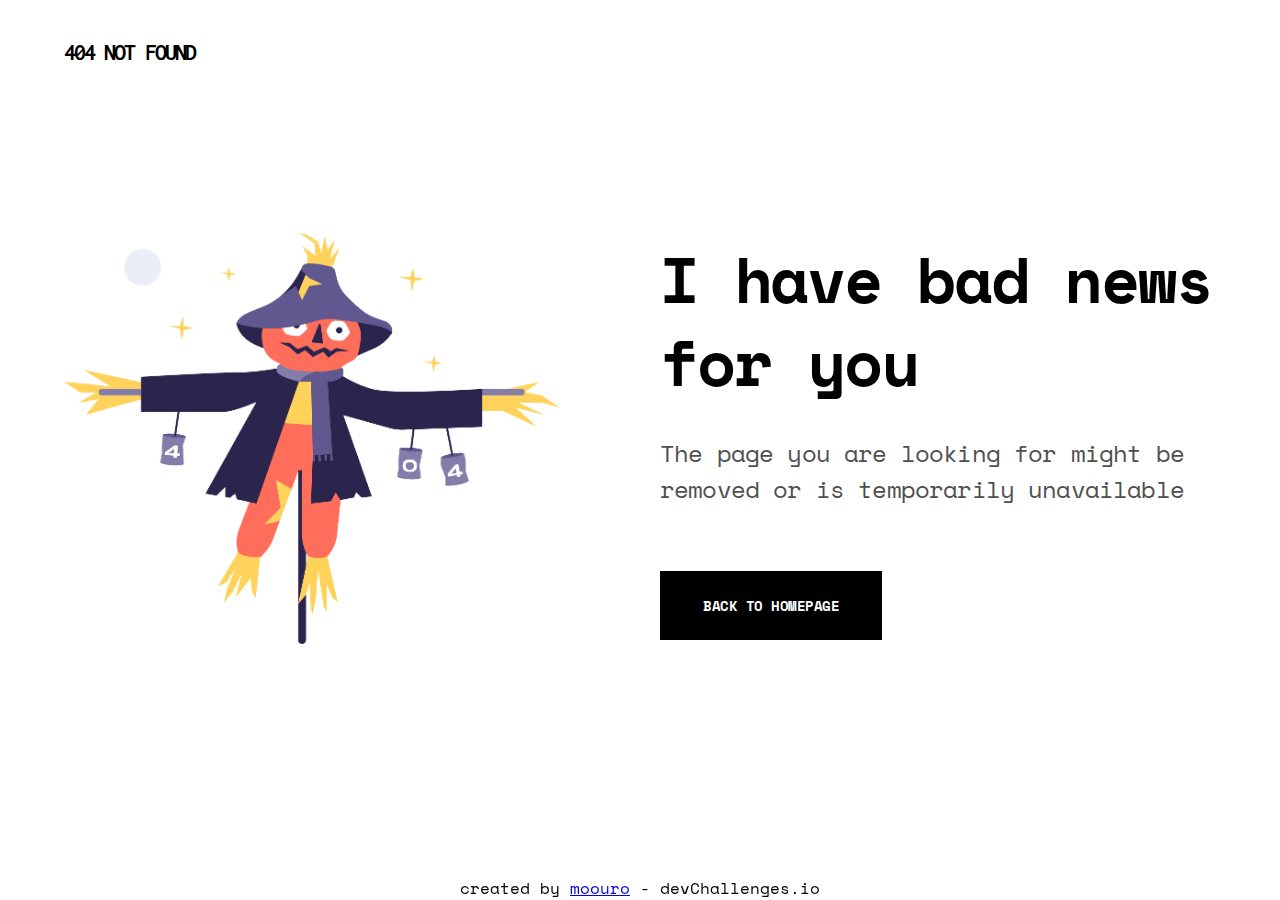
<file: projects/404-page/index.html>
<!DOCTYPE html>
<html lang="en">
  <head>
    <!-- OTHER META TAGS -->
    <meta charset="UTF-8" />
    <meta name="viewport" content="width=device-width, initial-scale=1.0" />

    <!-- WEBSITE TITLE -->
    <title>404 not found page</title>

    <!-- WEBSITE DESCRIPTION -->
    <meta
      name="DevChallenge Web Development"
      content="Challenge: Create a 404 not found page"
    />

    <!-- FAVICON -->
    <link
      rel="shortcut icon"
      type="image/ico"
      href="./img/devchallenge-win.ico"
    />

    <!-- GOOGLE FONTS -->
    <link rel="preconnect" href="https://fonts.googleapis.com" />
    <link rel="preconnect" href="https://fonts.gstatic.com" crossorigin />
    <link
      href="https://fonts.googleapis.com/css2?family=Inconsolata:wght@700&family=Montserrat:wght@500;700&family=Space+Mono:ital,wght@0,700;1,400&display=swap"
      rel="stylesheet"
    />

    <!-- CSS STYLE LINK -->
    <link rel="stylesheet" href="./styles/main.css" />
  </head>
  <body>
    <header class="container">404 not found</header>
    <main>
      <div class="container">
        <div class="page__container">
          <img
            src="./img/scarecrow.png"
            alt="image of scarecrow with 404 The page you are looking for might be removed or is temporarily
            unavailable."
            class="not__found-img"
          />

          <div class="content__page">
            <h1 class="title">I have bad news for you</h1>
            <p class="information">
              The page you are looking for might be removed or is temporarily
              unavailable
            </p>

            <button class="btn">Back to homepage</button>
          </div>
        </div>
      </div>
    </main>

    <footer>
      created by <a href="https://github.com/moouro">moouro</a> -
      devChallenges.io
    </footer>
  </body>
</html>
</file>
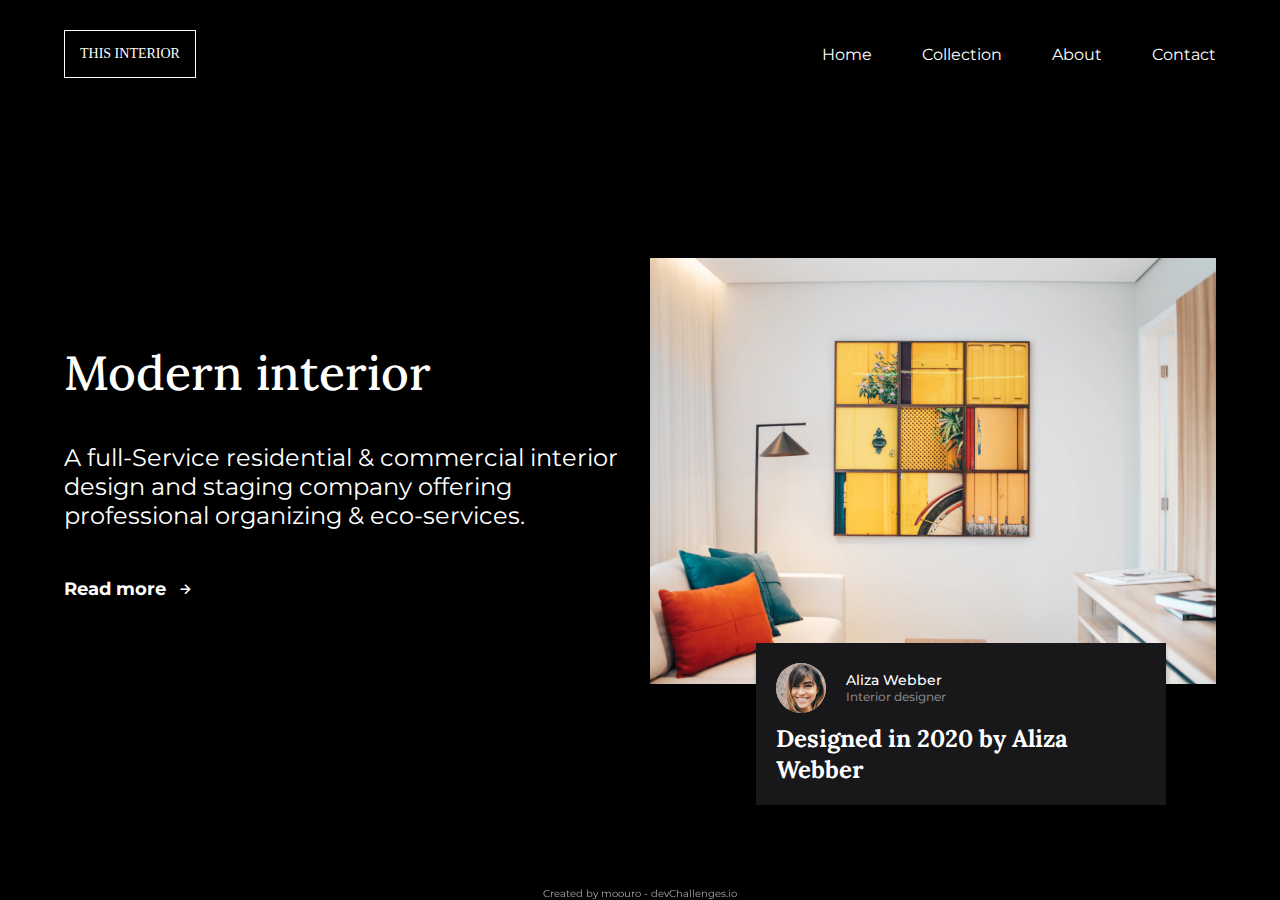
<file: projects/interior-consultant/index.html>
<!DOCTYPE html>
<html lang="en">
  <head>
    <!-- OTHER META TAGS -->
    <meta charset="UTF-8" />
    <meta name="viewport" content="width=device-width, initial-scale=1.0" />

    <!-- WEBSITE TITLE -->
    <title>Interior consultant</title>

    <!-- WEBSITE DESCRIPTION -->
    <meta name="description" content="This is my cool website!" />

    <!-- FAVICON -->
    <link rel="shortcut icon" type="image/png" href="./img/devchallenges.png" />

    <!-- GOOGLE FONTS -->
    <link rel="preconnect" href="https://fonts.googleapis.com" />
    <link rel="preconnect" href="https://fonts.gstatic.com" crossorigin />
    <link
      href="https://fonts.googleapis.com/css2?family=Crimson+Pro:wght@200&family=Lora:wght@500;700&family=Montserrat:wght@400;500;700&display=swap"
      rel="stylesheet"
    />

    <!-- Boxicons CSS -->
    <link
      href="https://unpkg.com/boxicons@2.1.2/css/boxicons.min.css"
      rel="stylesheet"
    />

    <!-- CSS STYLE LINK -->
    <link rel="stylesheet" href="./css/main.css" />
  </head>
  <body>
    <!-- WEBSITE CONTENT GOES HERE -->
    <header class="header container">
      <nav class="navbar">
        <a href="/" class="nav-logo">This Interior</a>
        <ul class="nav-menu">
          <li class="nav-item">
            <a href="#" class="nav-link">Home</a>
          </li>
          <li class="nav-item">
            <a href="#" class="nav-link">Collection</a>
          </li>
          <li class="nav-item">
            <a href="#" class="nav-link">About</a>
          </li>
          <li class="nav-item">
            <a href="#" class="nav-link">Contact</a>
          </li>
        </ul>
        <div class="hamburger">
          <span class="bar"></span>
          <span class="bar"></span>
          <span class="bar"></span>
        </div>
      </nav>
    </header>

    <main>
      <section class="container">
        <div class="interior-content">
          <div class="interior-text">
            <h1>Modern interior</h1>
            <p>
              A full-Service residential & commercial interior design and
              staging company offering professional organizing & eco-services.
            </p>
            <div class="btn">
              <a href="#">Read more </a>
              <i class="bx bx-right-arrow-alt btn-icon"></i>
            </div>
          </div>

          <div class="interior-img">
            <img src="./img/photo1.png" alt="interior" />
            <div class="card-profile">
              <div class="card-details">
                <div class="card-image">
                  <img src="./img/photo2.png" alt="Imagem profile card" />
                </div>
                <div class="card-info">
                  <h2>Aliza Webber</h2>
                  <p>Interior designer</p>
                </div>
              </div>
              <h3>Designed in 2020 by Aliza Webber</h3>
            </div>
          </div>
        </div>
      </section>
    </main>

    <footer>
      <div class="credit">
        Created by
        <span>moouro</span> - devChallenges.io
      </div>
    </footer>

    <script src="js/app.js"></script>
  </body>
</html>
</file>
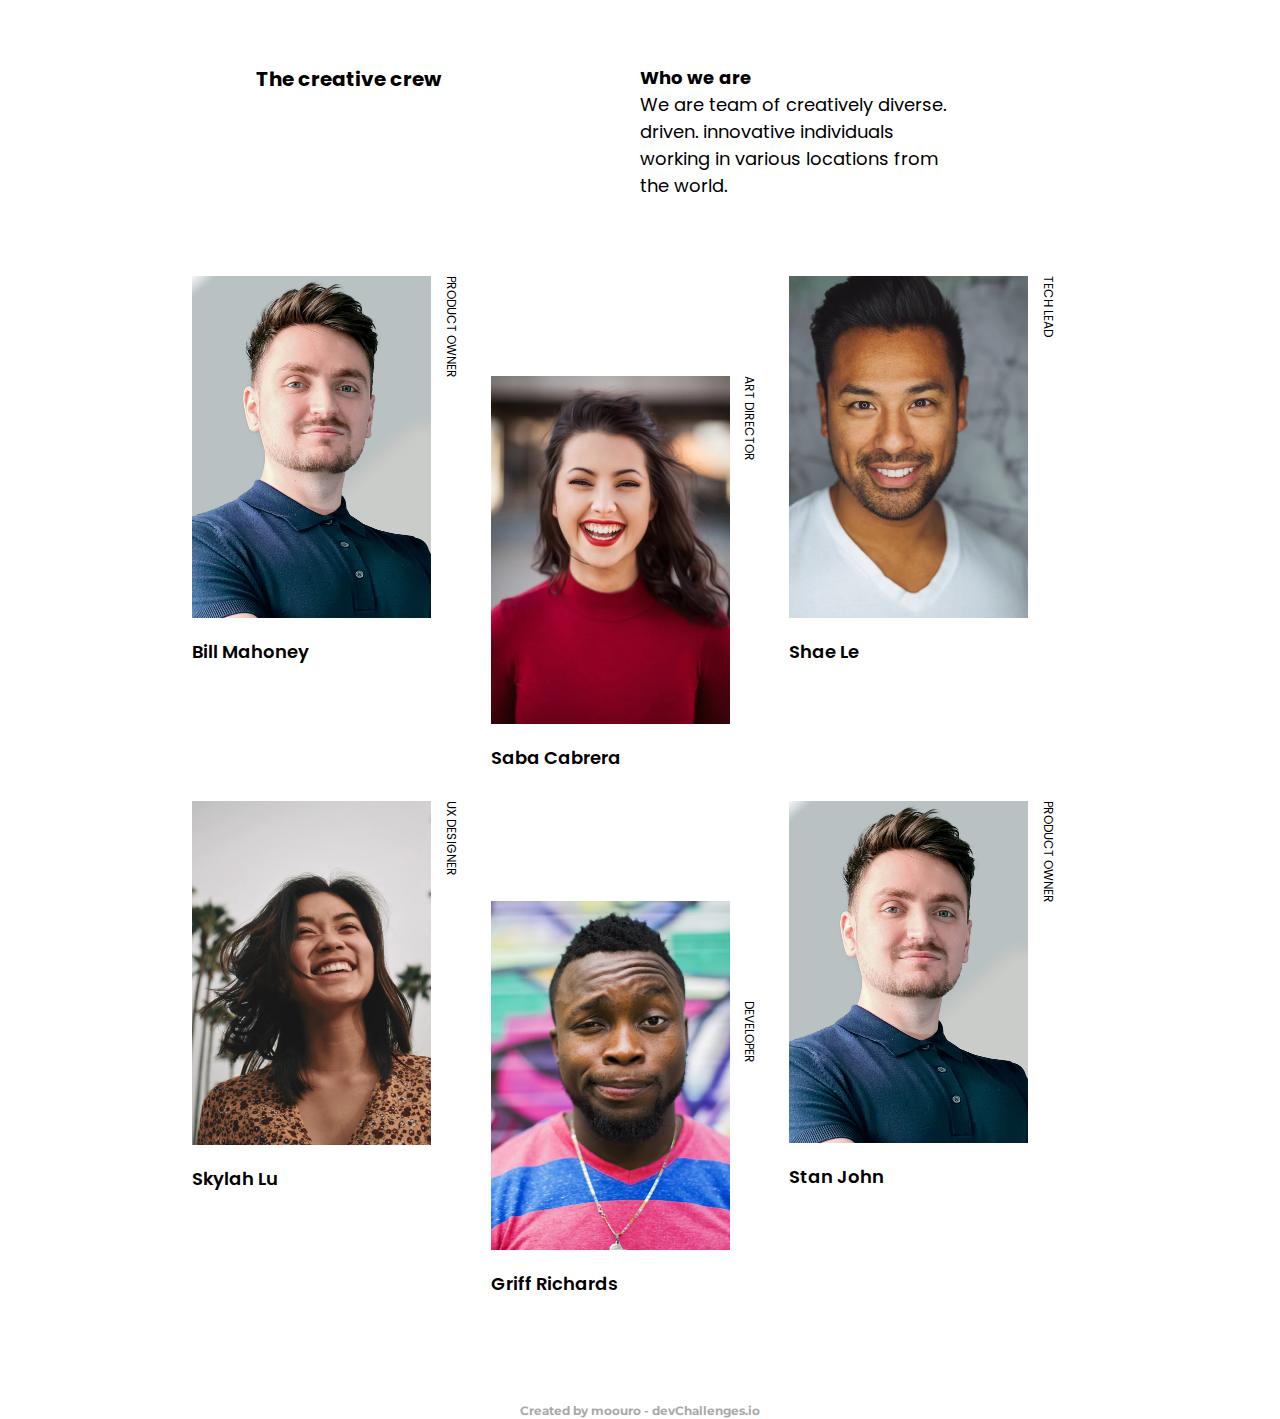
<file: projects/my-team-page/index.html>
<!DOCTYPE html>
<html lang="en">
  <head>
    <!-- OTHER META TAGS -->
    <meta charset="UTF-8" />
    <meta name="viewport" content="width=device-width, initial-scale=1.0" />

    <!-- WEBSITE TITLE -->
    <title>My team page</title>

    <!-- WEBSITE DESCRIPTION -->
    <meta name="description" content="This is my cool website!" />

    <!-- FAVICON -->
    <link rel="shortcut icon" type="image/png" href="./img/devchallenges.png" />

    <!-- GOOGLE FONTS -->
    <link rel="preconnect" href="https://fonts.googleapis.com" />
    <link rel="preconnect" href="https://fonts.gstatic.com" crossorigin />
    <link
      href="https://fonts.googleapis.com/css2?family=Montserrat:wght@700&family=PT+Sans:wght@700&family=Poppins:wght@400;600&display=swap"
      rel="stylesheet"
    />

    <!-- CSS STYLE LINK -->
    <link rel="stylesheet" href="./styles/main.css" />
  </head>
  <body>
    <!-- WEBSITE CONTENT GOES HERE -->

    <div class="container">
      <header>
        <h1>The creative crew</h1>

        <div class="nav__info">
          <h2>Who we are</h2>
          <p>
            We are team of creatively diverse. driven. innovative individuals
            working in various locations from the world.
          </p>
        </div>
      </header>

      <main>
        <div class="card__item">
          <p class="card__office-name">Product owner</p>
          <img src="./img/photo1.png" alt="Product owner Profile" />
          <p class="name">Bill Mahoney</p>
        </div>

        <div class="card__item mid right">
          <p class="card__office-name">Art director</p>
          <img src="./img/photo2.png" alt="Art director Profile" />
          <p class="name">Saba Cabrera</p>
        </div>

        <div class="card__item">
          <p class="card__office-name">Tech Lead</p>
          <img src="./img/photo3.png" alt="Tech Lead Profile" />
          <p class="name">Shae Le</p>
        </div>

        <div class="card__item right">
          <p class="card__office-name">UX Designer</p>
          <img src="./img/photo4.png" alt="UX Designer Profile" />
          <p class="name">Skylah Lu</p>
        </div>

        <div class="card__item mid">
          <p class="card__office-name mid">Developer</p>
          <img src="./img/photo5.png" alt="Developer Profile" />
          <p class="name">Griff Richards</p>
        </div>

        <div class="card__item right">
          <p class="card__office-name">Product owner</p>
          <img src="./img/photo1.png" alt="DEveloper Profile" />
          <p class="name">Stan John</p>
        </div>
      </main>
    </div>
    <footer>
      <div class="credit">
        Created by
        <span>moouro</span> - devChallenges.io
      </div>
    </footer>
  </body>
</html>
</file>
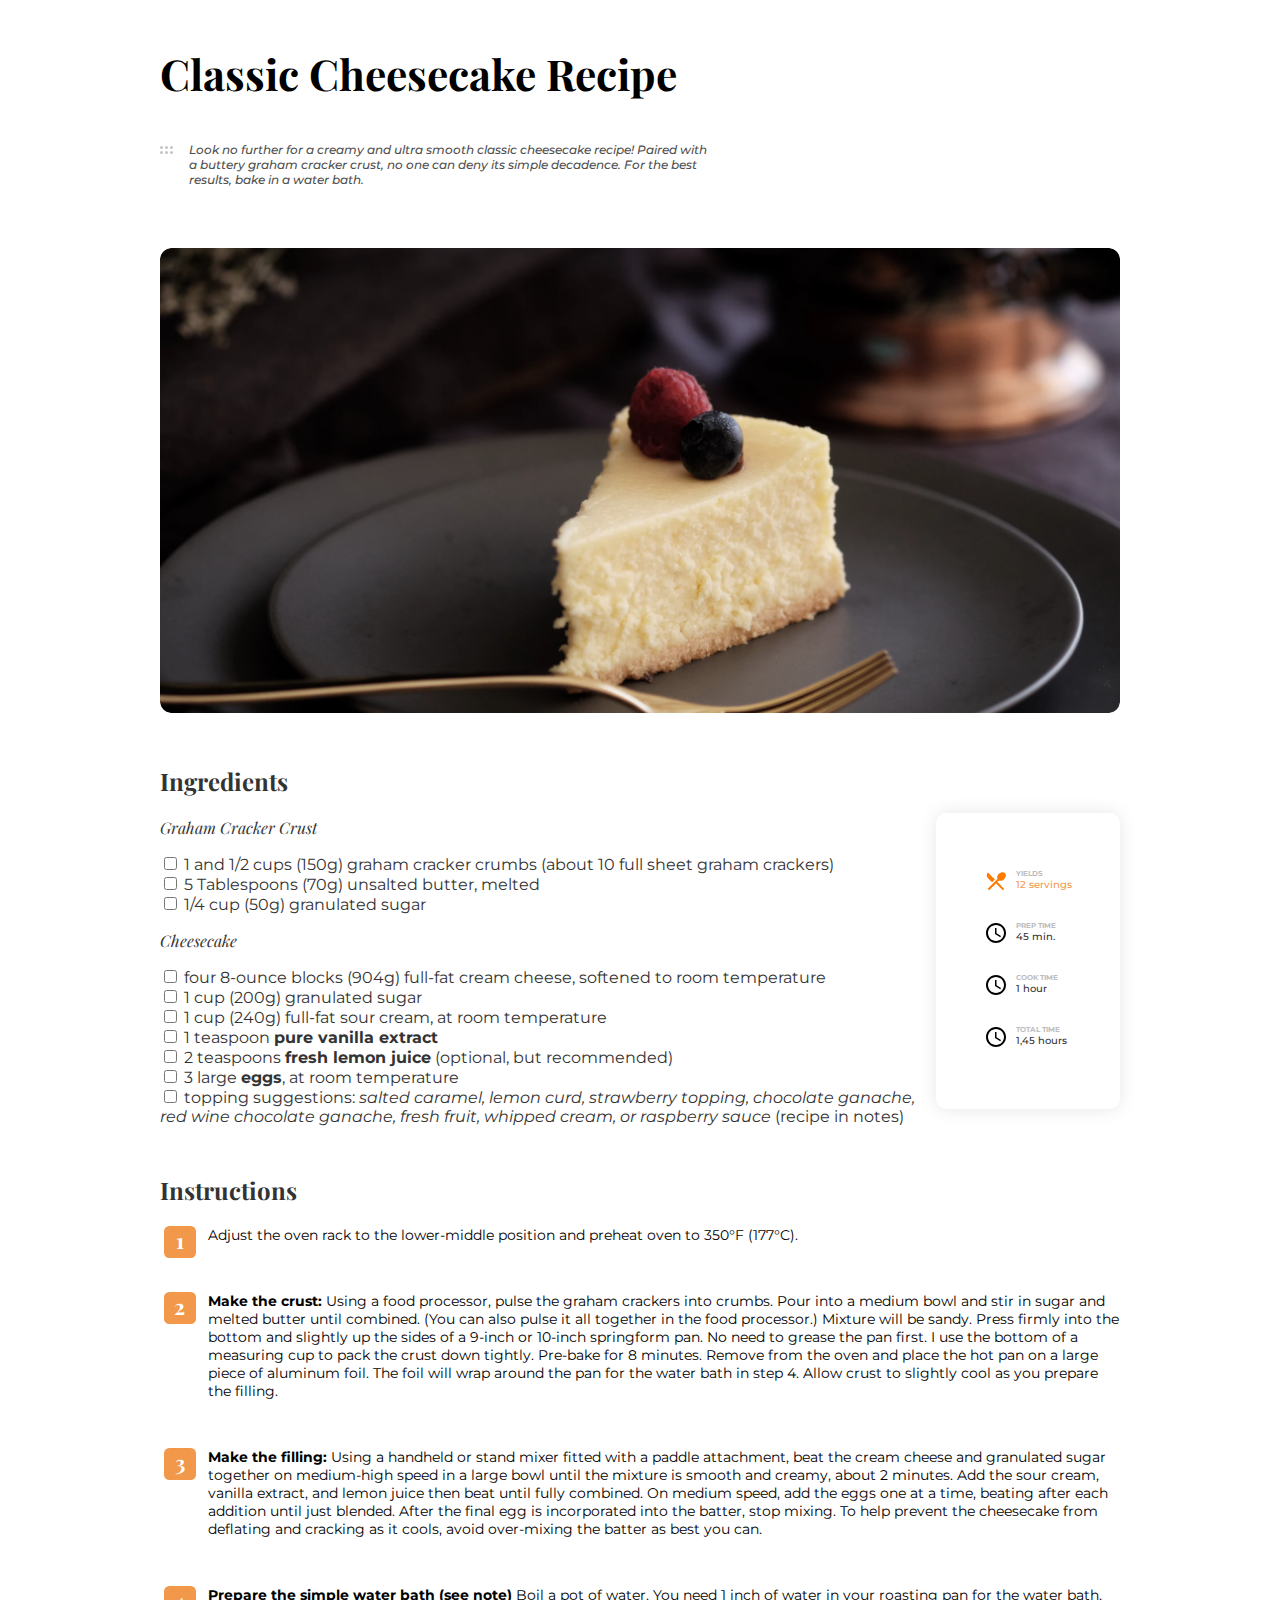
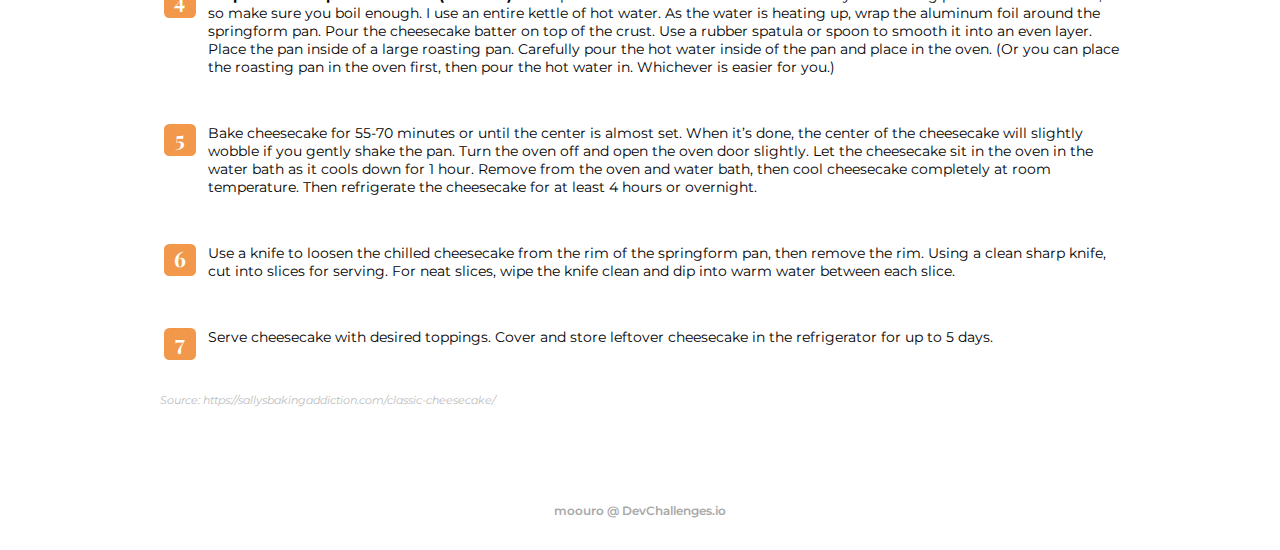
<file: projects/recipe-page/index.html>
<!DOCTYPE html>
<html lang="en">
  <head>
    <meta charset="UTF-8" />
    <meta name="viewport" content="width=device-width, initial-scale=1.0" />
    <title>Recipe page</title>
    <link rel="preconnect" href="https://fonts.gstatic.com" />
    <link
      href="https://fonts.googleapis.com/css2?family=Montserrat:ital,wght@0,400;0,600;0,700;1,400;1,500&family=Playfair+Display:ital,wght@0,700;1,400&display=swap"
      rel="stylesheet"
    />
    <link
      rel="shortcut icon"
      href="./assets/img/devchallenges.png"
      type="image/png"
    />
    <link rel="stylesheet" href="./assets/style.css" />
  </head>
  <body>
    <div class="wrapper">
      <header class="header">
        <h1 class="header__title">Classic Cheesecake Recipe</h1>
        <div class="header__description">
          <img
            src="./assets/img/6dots.svg"
            alt=""
            class="header__description--icon"
          />
          <p class="header__description--text">
            Look no further for a creamy and ultra smooth classic cheesecake
            recipe! Paired with a buttery graham cracker crust, no one can deny
            its simple decadence. For the best results, bake in a water bath.
          </p>
        </div>
      </header>
      <section class="hero">
        <img src="./assets/img/photo1.png" alt="Cheesecake" srcset="" />
      </section>
      <section class="time">
        <div class="servings">
          <div class="servings__icon">
            <img src="./assets/img/utensiles.svg" alt="" srcset="" />
          </div>
          <div class="servings__text">
            <span class="servings__title">Yields</span>
            <span class="servings__count">12 servings</span>
          </div>
        </div>
        <div class="preparation">
          <div class="preparation__card">
            <div class="preparation__card_icon">
              <img src="./assets/img/clock.svg" alt="" srcset="" />
            </div>
            <div class="preparation__card_text">
              <span class="preparation__card_text--label">Prep Time</span>
              <span class="preparation__card_text--time">45 min.</span>
            </div>
          </div>

          <div class="preparation__card">
            <div class="preparation__card_icon">
              <img src="./assets/img/clock.svg" alt="" srcset="" />
            </div>
            <div class="preparation__card_text">
              <span class="preparation__card_text--label">Cook Time</span>
              <span class="preparation__card_text--time">1 hour</span>
            </div>
          </div>

          <div class="preparation__card">
            <div class="preparation__card_icon">
              <img src="./assets/img/clock.svg" alt="" srcset="" />
            </div>
            <div class="preparation__card_text">
              <span class="preparation__card_text--label">Total Time</span>
              <span class="preparation__card_text--time">1,45 hours</span>
            </div>
          </div>
        </div>
      </section>
      <section class="ingredients">
        <h2 class="ingredients__title">Ingredients</h2>
        <div class="item">
          <h3 class="item__title">Graham Cracker Crust</h3>
          <!-- Ingredient 1 -->
          <div class="item__ingredients">
            <input
              type="checkbox"
              name="item1-1"
              id="item1-1"
              class="item__checkbox"
            />
            <label for="item1-1"
              >1 and 1/2 cups (150g) graham cracker crumbs (about 10 full sheet
              graham crackers)</label
            >
          </div>
          <!-- Ingredient 2 -->
          <div class="item__ingredients">
            <input type="checkbox" name="item1-2" id="item1-2" />
            <label for="item1-2"
              >5 Tablespoons (70g) unsalted butter, melted</label
            >
          </div>
          <!-- Ingredient 3 -->
          <div class="item__ingredients">
            <input type="checkbox" name="item1-3" id="item1-3" />
            <label for="item1-3">1/4 cup (50g) granulated sugar</label>
          </div>
        </div>
        <div class="item">
          <h3 class="item__title">Cheesecake</h3>
          <!-- Ingredient 1 -->
          <div class="item__ingredients">
            <input type="checkbox" name="item2-1" id="item2-1" />
            <label for="item2-1"
              >four 8-ounce blocks (904g) full-fat cream cheese, softened to
              room temperature</label
            >
          </div>
          <!-- Ingredient 2 -->
          <div class="item__ingredients">
            <input type="checkbox" name="item1-2" id="item1-2" />
            <label for="item1-2">1 cup (200g) granulated sugar</label>
          </div>
          <!-- Ingredient 3 -->
          <div class="item__ingredients">
            <input type="checkbox" name="item1-3" id="item1-3" />
            <label for="item1-3"
              >1 cup (240g) full-fat sour cream, at room temperature</label
            >
          </div>
          <!-- Ingredient 3 -->
          <div class="item__ingredients">
            <input type="checkbox" name="item1-3" id="item1-3" />
            <label for="item1-3"
              >1 teaspoon <strong>pure vanilla extract</strong></label
            >
          </div>
          <!-- Ingredient 3 -->
          <div class="item__ingredients">
            <input type="checkbox" name="item1-3" id="item1-3" />
            <label for="item1-3"
              >2 teaspoons <strong>fresh lemon juice</strong> (optional, but
              recommended)</label
            >
          </div>
          <!-- Ingredient 3 -->
          <div class="item__ingredients">
            <input type="checkbox" name="item1-3" id="item1-3" />
            <label for="item1-3"
              >3 large <strong>eggs</strong>, at room temperature</label
            >
          </div>
          <!-- Ingredient 3 -->
          <div class="item__ingredients">
            <input type="checkbox" name="item1-3" id="item1-3" />
            <label for="item1-3"
              >topping suggestions:
              <em
                >salted caramel, lemon curd, strawberry topping, chocolate
                ganache, red wine chocolate ganache, fresh fruit, whipped cream,
                or raspberry sauce</em
              >
              (recipe in notes)
            </label>
          </div>
        </div>
      </section>
      <section class="instructions">
        <h2 class="instructions__title">Instructions</h2>
        <ol class="instructions__list">
          <li class="instructions__element">
            Adjust the oven rack to the lower-middle position and preheat oven
            to 350°F (177°C).
          </li>
          <li class="instructions__element">
            <strong>Make the crust:</strong> Using a food processor, pulse the
            graham crackers into crumbs. Pour into a medium bowl and stir in
            sugar and melted butter until combined. (You can also pulse it all
            together in the food processor.) Mixture will be sandy. Press firmly
            into the bottom and slightly up the sides of a 9-inch or 10-inch
            springform pan. No need to grease the pan first. I use the bottom of
            a measuring cup to pack the crust down tightly. Pre-bake for 8
            minutes. Remove from the oven and place the hot pan on a large piece
            of aluminum foil. The foil will wrap around the pan for the water
            bath in step 4. Allow crust to slightly cool as you prepare the
            filling.
          </li>
          <li class="instructions__element">
            <strong>Make the filling:</strong> Using a handheld or stand mixer
            fitted with a paddle attachment, beat the cream cheese and
            granulated sugar together on medium-high speed in a large bowl until
            the mixture is smooth and creamy, about 2 minutes. Add the sour
            cream, vanilla extract, and lemon juice then beat until fully
            combined. On medium speed, add the eggs one at a time, beating after
            each addition until just blended. After the final egg is
            incorporated into the batter, stop mixing. To help prevent the
            cheesecake from deflating and cracking as it cools, avoid
            over-mixing the batter as best you can.
          </li>
          <li class="instructions__element">
            <strong>Prepare the simple water bath (see note)</strong> Boil a pot
            of water. You need 1 inch of water in your roasting pan for the
            water bath, so make sure you boil enough. I use an entire kettle of
            hot water. As the water is heating up, wrap the aluminum foil around
            the springform pan. Pour the cheesecake batter on top of the crust.
            Use a rubber spatula or spoon to smooth it into an even layer. Place
            the pan inside of a large roasting pan. Carefully pour the hot water
            inside of the pan and place in the oven. (Or you can place the
            roasting pan in the oven first, then pour the hot water in.
            Whichever is easier for you.)
          </li>
          <li class="instructions__element">
            Bake cheesecake for 55-70 minutes or until the center is almost set.
            When it’s done, the center of the cheesecake will slightly wobble if
            you gently shake the pan. Turn the oven off and open the oven door
            slightly. Let the cheesecake sit in the oven in the water bath as it
            cools down for 1 hour. Remove from the oven and water bath, then
            cool cheesecake completely at room temperature. Then refrigerate the
            cheesecake for at least 4 hours or overnight.
          </li>
          <li class="instructions__element">
            Use a knife to loosen the chilled cheesecake from the rim of the
            springform pan, then remove the rim. Using a clean sharp knife, cut
            into slices for serving. For neat slices, wipe the knife clean and
            dip into warm water between each slice.
          </li>
          <li class="instructions__element">
            Serve cheesecake with desired toppings. Cover and store leftover
            cheesecake in the refrigerator for up to 5 days.
          </li>
        </ol>
      </section>
      <section class="source">
        Source: https://sallysbakingaddiction.com/classic-cheesecake/
      </section>
    </div>
    <footer class="footer">moouro @ DevChallenges.io</footer>
  </body>
</html>
</file>
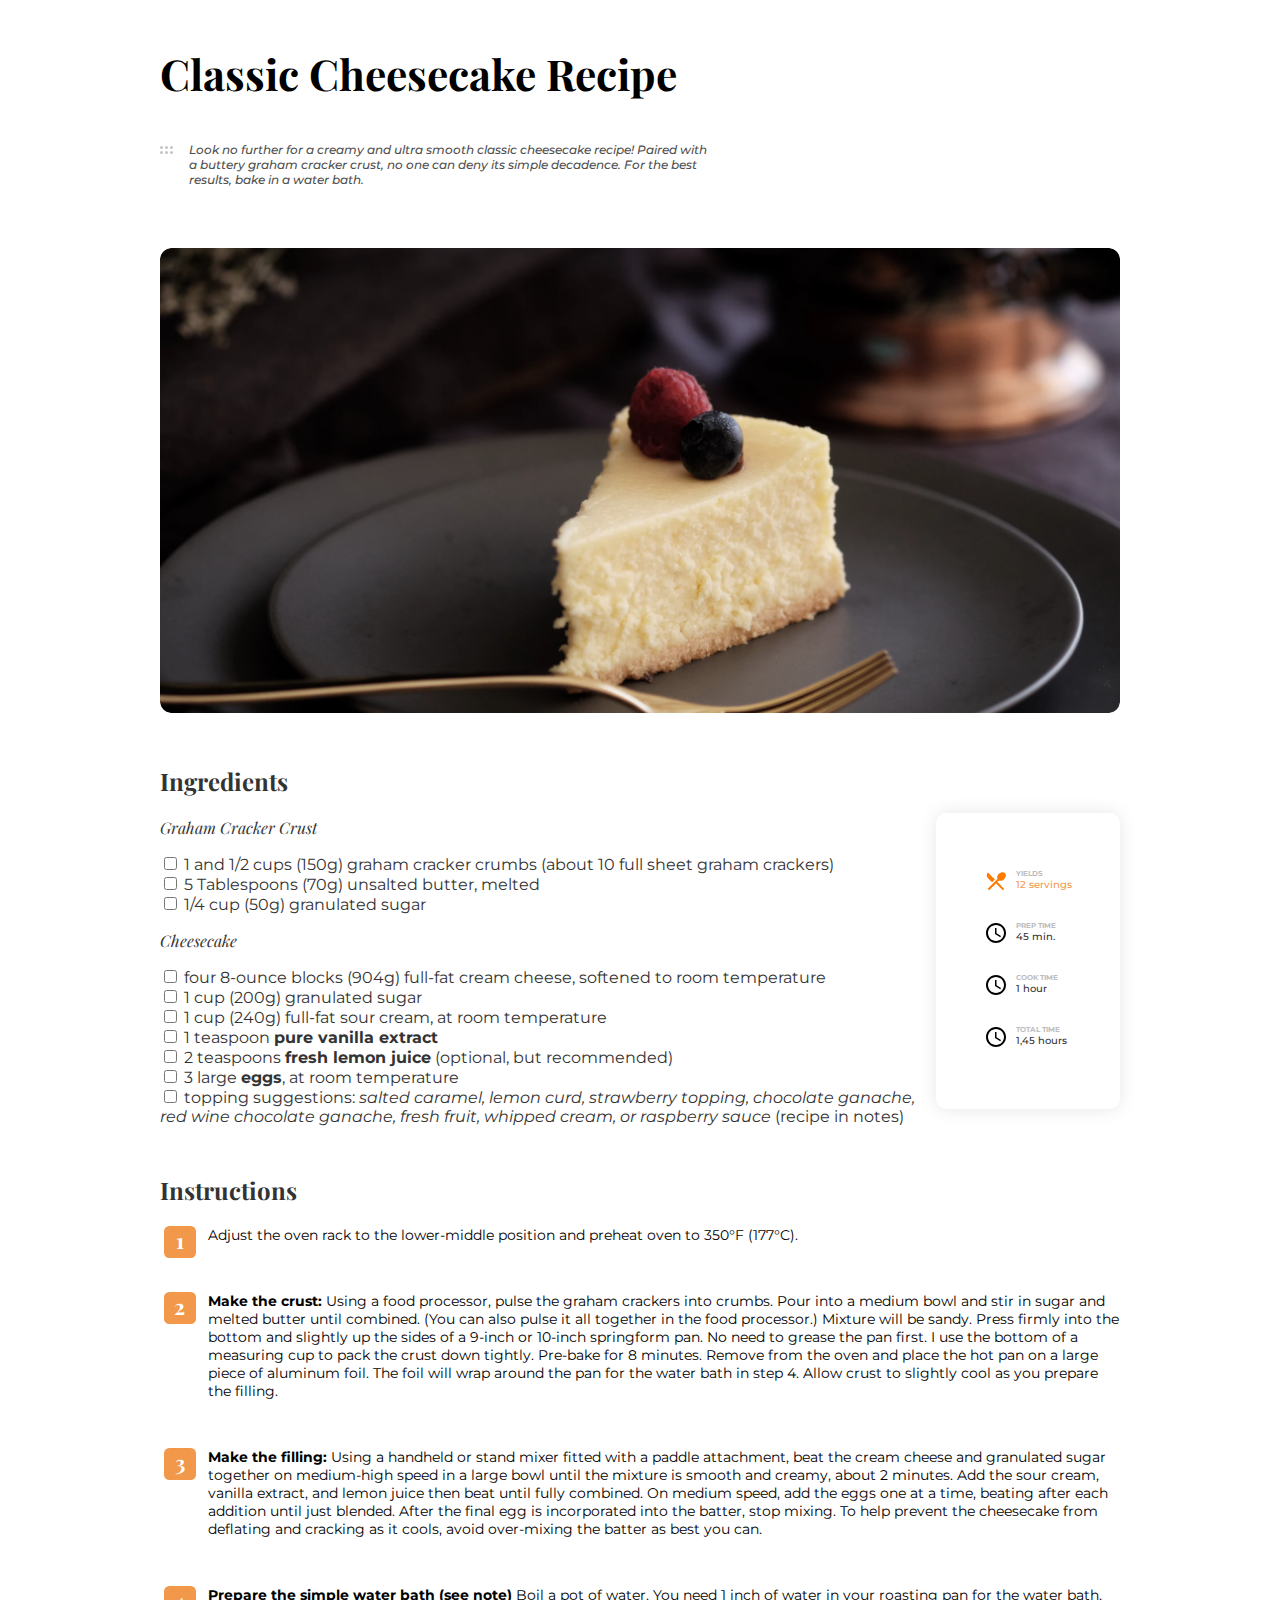
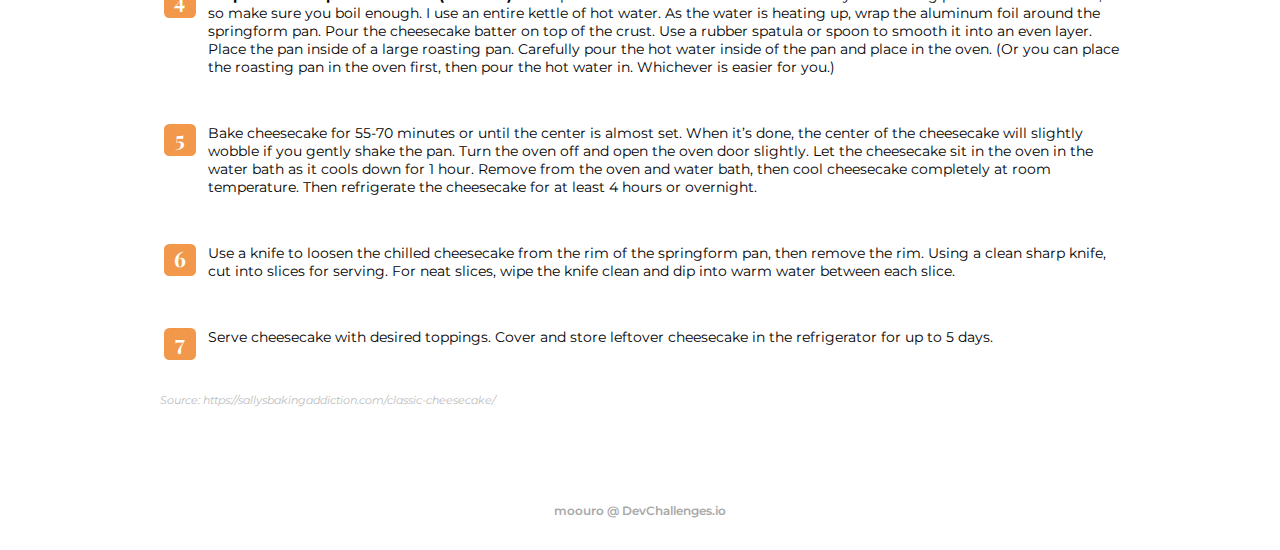
<file: projects/recipe-page/assets/index.html>
<!DOCTYPE html>
<html lang="en">
  <head>
    <meta charset="UTF-8" />
    <meta name="viewport" content="width=device-width, initial-scale=1.0" />
    <title>Recipe page</title>
    <link rel="preconnect" href="https://fonts.gstatic.com" />
    <link
      href="https://fonts.googleapis.com/css2?family=Montserrat:ital,wght@0,400;0,600;0,700;1,400;1,500&family=Playfair+Display:ital,wght@0,700;1,400&display=swap"
      rel="stylesheet"
    />
    <link rel="stylesheet" href="./assets/style.css" />
  </head>
  <body>
    <div class="wrapper">
      <header class="header">
        <h1 class="header__title">Classic Cheesecake Recipe</h1>
        <div class="header__description">
          <img
            src="./assets/img/6dots.svg"
            alt=""
            class="header__description--icon"
          />
          <p class="header__description--text">
            Look no further for a creamy and ultra smooth classic cheesecake
            recipe! Paired with a buttery graham cracker crust, no one can deny
            its simple decadence. For the best results, bake in a water bath.
          </p>
        </div>
      </header>
      <section class="hero">
        <img src="./assets/img/photo1.png" alt="Cheesecake" srcset="" />
      </section>
      <section class="time">
        <div class="servings">
          <div class="servings__icon">
            <img src="./assets/img/utensiles.svg" alt="" srcset="" />
          </div>
          <div class="servings__text">
            <span class="servings__title">Yields</span>
            <span class="servings__count">12 servings</span>
          </div>
        </div>
        <div class="preparation">
          <div class="preparation__card">
            <div class="preparation__card_icon">
              <img src="./assets/img/clock.svg" alt="" srcset="" />
            </div>
            <div class="preparation__card_text">
              <span class="preparation__card_text--label">Prep Time</span>
              <span class="preparation__card_text--time">45 min.</span>
            </div>
          </div>

          <div class="preparation__card">
            <div class="preparation__card_icon">
              <img src="./assets/img/clock.svg" alt="" srcset="" />
            </div>
            <div class="preparation__card_text">
              <span class="preparation__card_text--label">Cook Time</span>
              <span class="preparation__card_text--time">1 hour</span>
            </div>
          </div>

          <div class="preparation__card">
            <div class="preparation__card_icon">
              <img src="./assets/img/clock.svg" alt="" srcset="" />
            </div>
            <div class="preparation__card_text">
              <span class="preparation__card_text--label">Total Time</span>
              <span class="preparation__card_text--time">1,45 hours</span>
            </div>
          </div>
        </div>
      </section>
      <section class="ingredients">
        <h2 class="ingredients__title">Ingredients</h2>
        <div class="item">
          <h3 class="item__title">Graham Cracker Crust</h3>
          <!-- Ingredient 1 -->
          <div class="item__ingredients">
            <input
              type="checkbox"
              name="item1-1"
              id="item1-1"
              class="item__checkbox"
            />
            <label for="item1-1"
              >1 and 1/2 cups (150g) graham cracker crumbs (about 10 full sheet
              graham crackers)</label
            >
          </div>
          <!-- Ingredient 2 -->
          <div class="item__ingredients">
            <input type="checkbox" name="item1-2" id="item1-2" />
            <label for="item1-2"
              >5 Tablespoons (70g) unsalted butter, melted</label
            >
          </div>
          <!-- Ingredient 3 -->
          <div class="item__ingredients">
            <input type="checkbox" name="item1-3" id="item1-3" />
            <label for="item1-3">1/4 cup (50g) granulated sugar</label>
          </div>
        </div>
        <div class="item">
          <h3 class="item__title">Cheesecake</h3>
          <!-- Ingredient 1 -->
          <div class="item__ingredients">
            <input type="checkbox" name="item2-1" id="item2-1" />
            <label for="item2-1"
              >four 8-ounce blocks (904g) full-fat cream cheese, softened to
              room temperature</label
            >
          </div>
          <!-- Ingredient 2 -->
          <div class="item__ingredients">
            <input type="checkbox" name="item1-2" id="item1-2" />
            <label for="item1-2">1 cup (200g) granulated sugar</label>
          </div>
          <!-- Ingredient 3 -->
          <div class="item__ingredients">
            <input type="checkbox" name="item1-3" id="item1-3" />
            <label for="item1-3"
              >1 cup (240g) full-fat sour cream, at room temperature</label
            >
          </div>
          <!-- Ingredient 3 -->
          <div class="item__ingredients">
            <input type="checkbox" name="item1-3" id="item1-3" />
            <label for="item1-3"
              >1 teaspoon <strong>pure vanilla extract</strong></label
            >
          </div>
          <!-- Ingredient 3 -->
          <div class="item__ingredients">
            <input type="checkbox" name="item1-3" id="item1-3" />
            <label for="item1-3"
              >2 teaspoons <strong>fresh lemon juice</strong> (optional, but
              recommended)</label
            >
          </div>
          <!-- Ingredient 3 -->
          <div class="item__ingredients">
            <input type="checkbox" name="item1-3" id="item1-3" />
            <label for="item1-3"
              >3 large <strong>eggs</strong>, at room temperature</label
            >
          </div>
          <!-- Ingredient 3 -->
          <div class="item__ingredients">
            <input type="checkbox" name="item1-3" id="item1-3" />
            <label for="item1-3"
              >topping suggestions:
              <em
                >salted caramel, lemon curd, strawberry topping, chocolate
                ganache, red wine chocolate ganache, fresh fruit, whipped cream,
                or raspberry sauce</em
              >
              (recipe in notes)
            </label>
          </div>
        </div>
      </section>
      <section class="instructions">
        <h2 class="instructions__title">Instructions</h2>
        <ol class="instructions__list">
          <li class="instructions__element">
            Adjust the oven rack to the lower-middle position and preheat oven
            to 350°F (177°C).
          </li>
          <li class="instructions__element">
            <strong>Make the crust:</strong> Using a food processor, pulse the
            graham crackers into crumbs. Pour into a medium bowl and stir in
            sugar and melted butter until combined. (You can also pulse it all
            together in the food processor.) Mixture will be sandy. Press firmly
            into the bottom and slightly up the sides of a 9-inch or 10-inch
            springform pan. No need to grease the pan first. I use the bottom of
            a measuring cup to pack the crust down tightly. Pre-bake for 8
            minutes. Remove from the oven and place the hot pan on a large piece
            of aluminum foil. The foil will wrap around the pan for the water
            bath in step 4. Allow crust to slightly cool as you prepare the
            filling.
          </li>
          <li class="instructions__element">
            <strong>Make the filling:</strong> Using a handheld or stand mixer
            fitted with a paddle attachment, beat the cream cheese and
            granulated sugar together on medium-high speed in a large bowl until
            the mixture is smooth and creamy, about 2 minutes. Add the sour
            cream, vanilla extract, and lemon juice then beat until fully
            combined. On medium speed, add the eggs one at a time, beating after
            each addition until just blended. After the final egg is
            incorporated into the batter, stop mixing. To help prevent the
            cheesecake from deflating and cracking as it cools, avoid
            over-mixing the batter as best you can.
          </li>
          <li class="instructions__element">
            <strong>Prepare the simple water bath (see note)</strong> Boil a pot
            of water. You need 1 inch of water in your roasting pan for the
            water bath, so make sure you boil enough. I use an entire kettle of
            hot water. As the water is heating up, wrap the aluminum foil around
            the springform pan. Pour the cheesecake batter on top of the crust.
            Use a rubber spatula or spoon to smooth it into an even layer. Place
            the pan inside of a large roasting pan. Carefully pour the hot water
            inside of the pan and place in the oven. (Or you can place the
            roasting pan in the oven first, then pour the hot water in.
            Whichever is easier for you.)
          </li>
          <li class="instructions__element">
            Bake cheesecake for 55-70 minutes or until the center is almost set.
            When it’s done, the center of the cheesecake will slightly wobble if
            you gently shake the pan. Turn the oven off and open the oven door
            slightly. Let the cheesecake sit in the oven in the water bath as it
            cools down for 1 hour. Remove from the oven and water bath, then
            cool cheesecake completely at room temperature. Then refrigerate the
            cheesecake for at least 4 hours or overnight.
          </li>
          <li class="instructions__element">
            Use a knife to loosen the chilled cheesecake from the rim of the
            springform pan, then remove the rim. Using a clean sharp knife, cut
            into slices for serving. For neat slices, wipe the knife clean and
            dip into warm water between each slice.
          </li>
          <li class="instructions__element">
            Serve cheesecake with desired toppings. Cover and store leftover
            cheesecake in the refrigerator for up to 5 days.
          </li>
        </ol>
      </section>
      <section class="source">
        Source: https://sallysbakingaddiction.com/classic-cheesecake/
      </section>
    </div>
    <footer class="footer">moouro @ DevChallenges.io</footer>
  </body>
</html>
</file>
<file: projects/404-page/styles/main.css>
:root {
  --ff-body: 'Space Mono', monospace;
  --ff-not-found: 'Inconsolata', monospace;
  --ff-footer: 'Montserrat', sans-serif;
  --clr-neutral-900: hsl(0 0% 0%);
  --clr-neutral-100: hsl(0 0% 100%);
  --clr-gray: #4f4f4f;
}

*/ *,
*::before,
*::after {
  box-sizing: border-box;
}
/*
  2. Remove default margin
*/
* {
  margin: 0;
}

html,
body {
  height: 100%;
}

body {
  -webkit-font-smoothing: antialiased;
  line-height: 1.5;
  font-family: var(--ff-body);
}
img,
picture,
video,
canvas,
svg {
  display: block;
  max-width: 100%;
}

input,
button,
textarea,
select {
  font: inherit;
}

p,
h1,
h2,
h3,
h4,
h5,
h6 {
  overflow-wrap: break-word;
}

header {
  padding: 2.5rem;
  font-family: var(--ff-not-found);
  font-weight: 700;
  font-size: 1.5rem;
  line-height: 1.5625rem;
  letter-spacing: -0.08em;
  text-transform: uppercase;
  color: var(--clr-neutral-900);
}

.container {
  max-width: 1200px;
  width: 90%;
  margin: 0 auto;
}

.page__container {
  display: flex;
  align-items: center;
  justify-content: center;
  margin-top: 8rem;
}

.page__container .not__found-img {
  width: 31rem;
  margin-right: 100px;
  transition: 0.3s ease-in-out;
}

.page__container .not__found-img:hover {
  transform: scale(1.1);
}

.page__container .title {
  font-size: 4rem;
  font-weight: 700;
  color: var(--clr-neutral-900);
  margin-bottom: 2rem;
  letter-spacing: -0.035em;
  line-height: 1.3;
}

.page__container .information {
  font-style: normal;
  font-weight: 400;
  font-size: 1.5rem;
  line-height: 36px;
  color: var(--clr-gray);
  letter-spacing: -0.035em;
  margin-bottom: 4rem;
}

.page__container .btn {
  outline: none;
  background-color: var(--clr-neutral-900);
  color: var(--clr-neutral-100);
  border: none;
  padding: 24px 43px;
  cursor: pointer;
  transition: all 0.3s ease-in-out;
  font-weight: 700;
  font-size: 0.875rem;
  line-height: 21px;
  letter-spacing: -0.035em;
  text-transform: uppercase;
}

.page__container .btn:hover {
  background-color: var(--clr-gray);
}
footer {
  position: fixed;
  bottom: 0;
  width: 100%;
  text-align: center;
}

@media (max-width: 768px) {
  /* .page__container {
    min-height: 0;
  } */
  .page__container .not__found-img {
    width: 20rem;
  }

  .page__container .title {
    font-size: 2rem;
  }

  .page__container .information {
    font-size: 1rem;
  }

  .page__container .btn {
    padding: 18px 30px;
    font-size: 0.75rem;
  }
}

@media (max-width: 798px) {
  .page__container {
    flex-direction: column;
    margin-left: 0.5rem;
    margin-right: 0.5rem;
  }

  .page__container .not__found-img {
    max-width: 100%;
    margin-right: 0;
  }

  .page__container .title {
    font-size: 3rem;
    line-height: 71px;
  }

  .page__container .information {
    font-size: 1.125rem;
    line-height: 27px;
  }

  .page__container .btn {
    padding: 16px 30px;
    font-size: 0.875rem;
    line-height: 21px;
  }

  footer {
    position: initial;
    margin-top: 4rem;
    padding: 0.8rem;
  }
}

@media (max-width: 375px) {
  .page__container {
    flex-direction: column;
    margin-left: 0.5rem;
    margin-right: 0.5rem;
  }

  .page__container .not__found-img {
    width: 100%;
    margin-right: 0;
  }

  .page__container .title {
    font-size: 3rem;
    line-height: 71px;
    letter-spacing: -0.035em;
  }

  .page__container .information {
    font-size: 1.125rem;
    line-height: 27px;
    letter-spacing: -0.035em;
  }

  .page__container .btn {
    padding: 16px 30px;
    font-size: 0.875rem;
    line-height: 21px;
    letter-spacing: -0.035em;
  }

  footer {
    position: relative;
    bottom: 0;
    width: 100%;
    text-align: center;
    margin-top: 100px;

    color: var(--clr-gray);
  }
}
</file>
<file: projects/interior-consultant/css/main.css>
:root {
  --ff-body: 'Montserrat', sans-serif;
  --ff-second: 'Lora', serif;
  --ff-logo: 'PT Serif', serif;
  --clr-neutral-900: hsl(0 0% 0%);
  --clr-neutral-100: hsl(0 0% 100%);
  --clr-gray: #a9a9a9;
}

*,
*::before,
*::after {
  box-sizing: border-box;
  padding: 0;
  margin: 0;
}

html {
  font-size: 62.5%;
}

body {
  background-color: var(--clr-neutral-900);
  color: var(--clr-neutral-100);
  font-family: var(--ff-body);
  height: 100vh;
}

img {
  max-width: 100%;
  display: block;
}

li {
  list-style: none;
}

a {
  text-decoration: none;
}

.navbar {
  display: flex;
  justify-content: space-between;
  align-items: center;
  padding: 3rem 0;
  margin-bottom: 150px;
}

.hamburger {
  display: none;
}

.bar {
  display: block;
  width: 25px;
  height: 3px;
  margin: 5px auto;
  -webkit-transition: all 0.3s ease-in-out;
  transition: all 0.3s ease-in-out;
  background-color: var(--clr-neutral-100);
}

.nav-menu {
  display: flex;
  justify-content: space-between;
  align-items: center;
}

.nav-item {
  margin-left: 5rem;
}

.nav-link {
  font-size: 1.6rem;
  color: var(--clr-neutral-100);
}

.nav-link:hover {
  font-weight: bold;
  border-bottom: 1px solid var(--clr-neutral-100);
  transition: 0.3s;
}

.nav-logo {
  font-family: var(--ff-logo);
  font-weight: 200;
  font-size: 1.4rem;
  line-height: 16px;
  color: var(--clr-neutral-100);

  text-transform: uppercase;
  border: 1px solid #ffffff;
  box-sizing: border-box;
  padding: 1.5rem;
}

/* add the media queries */

@media only screen and (max-width: 768px) {
  .nav-menu {
    position: fixed;
    left: -100%;
    top: 10rem;
    flex-direction: column;
    background-color: var(--clr-neutral-900);
    width: 100%;
    border-radius: 10px;
    text-align: center;
    transition: 0.3s;
    box-shadow: 0 10px 27px rgba(0, 0, 0, 0.05);
  }

  .nav-menu.active {
    left: 0;
  }

  .nav-item {
    margin: 2.5rem 0;
  }

  .hamburger {
    display: block;
    cursor: pointer;
  }

  .hamburger.active .bar:nth-child(2) {
    opacity: 0;
  }

  .hamburger.active .bar:nth-child(1) {
    transform: translateY(8px) rotate(45deg);
  }

  .hamburger.active .bar:nth-child(3) {
    transform: translateY(-8px) rotate(-45deg);
  }
}

.container {
  max-width: 1200px;
  width: 90%;
  margin: 0 auto;
}

.interior-content {
  display: flex;
  align-items: center;
  justify-content: center;
  gap: 2rem;
}

.interior-content .interior-text h1 {
  font-family: 'Lora';
  font-style: normal;
  font-weight: 500;
  font-size: 4.8rem;
  line-height: 61px;
}

.interior-content .interior-text p {
  font-family: 'Montserrat';
  font-style: normal;
  font-weight: 400;
  font-size: 2.4rem;
  line-height: 29px;
  margin-top: 4rem;
  margin-bottom: 4.8rem;
}

.interior-content .interior-text .btn {
  display: flex;
  align-items: center;
  gap: 1rem;
}

.interior-content .interior-text .btn a {
  font-family: 'Montserrat';
  font-style: normal;
  font-weight: 700;
  font-size: 18px;
  line-height: 22px;
  color: var(--clr-neutral-100);
  display: flex;
  align-items: center;
  gap: 1rem;
}

.interior-content .interior-text .btn {
  font-size: 18px;
  margin-top: 0.5rem;
}

.interior-img {
  position: relative;
}

.card-profile {
  position: absolute;
  width: 410px;
  top: 385px;
  background: #181719;
  box-shadow: 0px 4px 4px rgb(0 0 0 / 25%);
  padding: 2rem;
  right: 50px;
}

.card-profile .card-image img {
  width: 50px;
  height: 50px;
  background: #c4c4c4;
  border-radius: 37px;
}

.card-profile .card-info h2 {
  font-family: 'Montserrat';
  font-style: normal;
  font-weight: 500;
  font-size: 14px;
  line-height: 17px;
}

.card-profile .card-info p {
  font-family: 'Montserrat';
  font-style: normal;
  font-weight: 500;
  font-size: 12px;
  line-height: 15px;
  color: #828282;
}

.interior-img h3 {
  font-family: 'Lora';
  font-style: normal;
  font-weight: 700;
  font-size: 24px;
  line-height: 31px;

  color: #ffffff;
}

.card-details {
  display: flex;
  align-items: center;
  gap: 2rem;
  margin-bottom: 1rem;
}

footer {
  position: fixed;
  bottom: 0;
  width: 100%;
  text-align: center;
  color: #a9a9a9;
}

/* media queries */

@media (max-width: 375px) {
  .navbar {
    margin-bottom: 0;
  }
  .interior-content {
    flex-wrap: wrap;
  }
  .interior-content .interior-text h1 {
    font-size: 3.6rem;
  }

  .interior-content .interior-text p {
    font-size: 1.4rem;
  }

  .card-profile {
    right: 16px;
    width: 300px;
    top: 183px;
  }
}
</file>
<file: projects/my-team-page/styles/main.css>
:root {
  --ff-body: 'Poppins', serif;
  --ff-heading: 'PT Serif', serif;
  --ff-footer: 'Montserrat', sans-serif;
  --clr-neutral-900: #222;
  --clr-neutral-300: #a9a9a9;
  --clr-neutral-100: #fff;
}

*,
*::after,
*::before {
  margin: 0;
  padding: 0;
  box-sizing: border-box;
}

html {
  font-size: 62.5%;
}

body {
  min-height: 100vh;
  font-family: var(--ff-body);
}

a {
  text-decoration: none;
  color: var(--clr-neutral-900);
}

.container {
  display: flex;
  flex-direction: column;
  align-items: center;
}

header {
  display: flex;
  justify-content: space-between;
  margin: 5% 2%;
  width: 60%;
}

nav h1 {
  font-family: var(--ff-heading);
  font-style: normal;
  font-weight: 700;
  font-size: 3.6rem;
  line-height: 48px;
  letter-spacing: -0.045em;
}

.nav__info {
  display: flex;
  flex-direction: column;
  width: 50%;
  padding-right: 10%;
}

.nav__info h2 {
  font-style: normal;
  font-size: 1.8rem;
  line-height: 27px;
}

.nav__info p {
  font-size: 1.8rem;
  line-height: 27px;
}

main {
  display: grid;
  grid-template-columns: repeat(3, 0.65fr);
  margin: 1% 15%;
}

.card__item {
  position: relative;
}

.card__item > img {
  width: 80%;
}

.card__office-name {
  position: absolute;
  text-transform: uppercase;

  font-size: 1.2rem;
  line-height: 16px;
  writing-mode: vertical-lr;
  right: 2.5vw;
}

.name {
  font-size: 1.8rem;
  font-weight: 600;
  line-height: 27px;
  margin-top: 15px;
}

.mid {
  margin-top: 100px;
  padding-bottom: 30px;
}

footer {
  text-align: center;
  margin-top: 5%;
}

footer .credit {
  font-family: var(--ff-footer);
  font-weight: 700;
  font-size: 1.2rem;
  line-height: 16px;
  color: #a9a9a9;
}

@media (max-width: 830px) {
  header {
    width: 90%;
    flex-direction: column;
    margin: 5% 0;
  }

  .nav__info {
    padding-right: 0%;
    width: 100%;
    margin: 20px 0;
  }

  .nav__info > p {
    font-size: 1.6rem;
  }

  main {
    grid-template-columns: repeat(3, 1fr);
    margin: 2% 10%;
    gap: 10px;
  }
}

@media (max-width: 600px) {
  main {
    grid-template-columns: repeat(2, 1fr);
    margin: 2% 10%;
    gap: 10px;
  }

  .nav__info > p {
    font-size: 1.4rem;
  }

  .mid {
    margin-top: 0;
    padding-bottom: 0;
  }

  .right {
    margin-top: 40px;
  }

  .design {
    font-size: 10px;
  }

  .name {
    font-size: 14px;
    margin-top: 0;
  }

  .credit {
    font-size: 10px;
  }
}
</file>
<file: projects/recipe-page/assets/style.css>
body {
  padding: 0;
  margin: 0;
  box-sizing: inherit;
  font-size: 1rem;
}

.wrapper {
  padding: 1rem 2rem;
  max-width: 60rem;
  margin: auto;
}
.wrapper section {
  margin: 3rem 0;
}

.header {
  margin: 0 0 3rem;
}
.header .header__title {
  font-family: 'Playfair Display', serif;
  font-style: normal;
  font-weight: bold;
  font-size: 2.66rem;
  color: #000000;
}
.header .header__description {
  display: flex;
  align-items: baseline;
  margin-bottom: 1rem;
}
.header .header__description .header__description--icon {
  margin-right: 1rem;
}
.header .header__description .header__description--text {
  max-width: 32.88rem;
  font-family: 'Montserrat', sans-serif;
  font-style: italic;
  font-weight: 500;
  font-size: 0.77rem;
  color: #4f4f4f;
}

.hero > img {
  width: 100%;
  border-radius: 0.66rem;
}

.time .servings {
  display: flex;
  margin-top: 1.5rem;
  margin-bottom: 1.5rem;
}
.time .servings .servings__icon {
  margin-right: 0.5rem;
}
.time .servings .servings__title {
  display: block;
  font-family: 'Montserrat', sans-serif;
  font-style: normal;
  font-weight: bold;
  font-size: 0.45rem;
  text-transform: uppercase;
  color: #bdbdbd;
}
.time .servings .servings__count {
  display: block;
  font-family: 'Montserrat', sans-serif;
  font-style: normal;
  font-weight: 500;
  font-size: 0.625rem;
  color: #f2994a;
}
.time .preparation {
  display: flex;
  justify-content: space-between;
  margin-top: 1rem;
}
.time .preparation .preparation__card {
  display: flex;
}
.time .preparation .preparation__card .preparation__card_icon {
  margin-right: 0.5rem;
}
.time .preparation .preparation__card .preparation__card_text--label {
  display: block;
  font-family: 'Montserrat', sans-serif;
  font-style: normal;
  font-weight: bold;
  font-size: 0.45rem;
  text-transform: uppercase;
  color: #bdbdbd;
}
.time .preparation .preparation__card .preparation__card_text--time {
  display: block;
  font-family: 'Montserrat', sans-serif;
  font-style: normal;
  font-weight: 500;
  font-size: 0.625rem;
  color: #333333;
}

@media screen and (min-width: 700px) {
  .time {
    margin-top: 2rem;
    padding: 2rem 3rem;
    float: right;
    background: #ffffff;
    box-shadow: 0 0 1.11rem rgba(0, 0, 0, 0.1);
    border-radius: 0.66rem;
  }
  .time .preparation {
    display: block;
  }
  .time .preparation > * {
    margin-bottom: 1.5rem;
  }
}

.ingredients .ingredients__title {
  font-family: 'Playfair Display', serif;
  font-style: normal;
  font-weight: bold;
  font-size: 1.5rem;
  color: #333333;
}
.ingredients .item .item__title {
  font-family: 'Playfair Display', serif;
  font-style: italic;
  font-weight: normal;
  font-size: 1rem;
  color: #333333;
}
.ingredients .item .item__ingredients label {
  font-family: 'Montserrat', sans-serif;
  font-style: normal;
  font-weight: normal;
  font-size: 1rem;
  color: #333333;
}

.instructions .instructions__title {
  font-family: 'Playfair Display', serif;
  font-style: normal;
  font-weight: bold;
  font-size: 1.5rem;
  color: #333333;
}
.instructions .instructions__list {
  counter-reset: my-awesome-counter;
  list-style: none;
  padding-left: 3rem;
}
.instructions .instructions__list .instructions__element {
  font-family: 'Montserrat', sans-serif;
  font-style: normal;
  font-weight: normal;
  font-size: 0.88rem;
  color: #000000;
  margin: 0 0 3rem 0;
  counter-increment: my-awesome-counter;
  position: relative;
}
.instructions .instructions__list .instructions__element::before {
  content: counter(my-awesome-counter);
  position: absolute;
  font-family: 'Playfair Display', serif;
  font-style: normal;
  font-weight: bold;
  font-size: 1.33rem;
  color: #ffffff;
  --size: 1.77rem;
  left: calc(-1 * var(--size) - 1rem);
  height: 2rem;
  width: 2rem;
  top: 0;
  background: #f2984a;
  border-radius: 0.33rem;
  text-align: center;
}

.source {
  font-family: 'Montserrat', sans-serif;
  font-style: italic;
  font-weight: normal;
  font-size: 0.66rem;
  color: #bdbdbd;
}

.footer {
  padding: 2rem 0;
  font-family: 'Montserrat', sans-serif;
  font-style: normal;
  font-weight: 600;
  font-size: 0.77rem;
  color: #a9a9a9;
  text-align: center;
}

@media screen and (max-width: 375px) {
  .header .header__title {
    font-size: 1.5rem;
  }
}
</file>
<file: projects/recipe-page/assets/assets/style.css>
body {
  padding: 0;
  margin: 0;
  box-sizing: inherit;
  font-size: 1rem;
}

.wrapper {
  padding: 1rem 2rem;
  max-width: 60rem;
  margin: auto;
}
.wrapper section {
  margin: 3rem 0;
}

.header {
  margin: 0 0 3rem;
}
.header .header__title {
  font-family: 'Playfair Display', serif;
  font-style: normal;
  font-weight: bold;
  font-size: 2.66rem;
  color: #000000;
}
.header .header__description {
  display: flex;
  align-items: baseline;
  margin-bottom: 1rem;
}
.header .header__description .header__description--icon {
  margin-right: 1rem;
}
.header .header__description .header__description--text {
  max-width: 32.88rem;
  font-family: 'Montserrat', sans-serif;
  font-style: italic;
  font-weight: 500;
  font-size: 0.77rem;
  color: #4f4f4f;
}

.hero > img {
  width: 100%;
  border-radius: 0.66rem;
}

.time .servings {
  display: flex;
  margin-top: 1.5rem;
  margin-bottom: 1.5rem;
}
.time .servings .servings__icon {
  margin-right: 0.5rem;
}
.time .servings .servings__title {
  display: block;
  font-family: 'Montserrat', sans-serif;
  font-style: normal;
  font-weight: bold;
  font-size: 0.45rem;
  text-transform: uppercase;
  color: #bdbdbd;
}
.time .servings .servings__count {
  display: block;
  font-family: 'Montserrat', sans-serif;
  font-style: normal;
  font-weight: 500;
  font-size: 0.625rem;
  color: #f2994a;
}
.time .preparation {
  display: flex;
  justify-content: space-between;
  margin-top: 1rem;
}
.time .preparation .preparation__card {
  display: flex;
}
.time .preparation .preparation__card .preparation__card_icon {
  margin-right: 0.5rem;
}
.time .preparation .preparation__card .preparation__card_text--label {
  display: block;
  font-family: 'Montserrat', sans-serif;
  font-style: normal;
  font-weight: bold;
  font-size: 0.45rem;
  text-transform: uppercase;
  color: #bdbdbd;
}
.time .preparation .preparation__card .preparation__card_text--time {
  display: block;
  font-family: 'Montserrat', sans-serif;
  font-style: normal;
  font-weight: 500;
  font-size: 0.625rem;
  color: #333333;
}
@media screen and (min-width: 700px) {
  .time {
    margin-top: 2rem;
    padding: 2rem 3rem;
    float: right;
    background: #ffffff;
    box-shadow: 0 0 1.11rem rgba(0, 0, 0, 0.1);
    border-radius: 0.66rem;
  }
  .time .preparation {
    display: block;
  }
  .time .preparation > * {
    margin-bottom: 1.5rem;
  }
}

.ingredients .ingredients__title {
  font-family: 'Playfair Display', serif;
  font-style: normal;
  font-weight: bold;
  font-size: 1.5rem;
  color: #333333;
}
.ingredients .item .item__title {
  font-family: 'Playfair Display', serif;
  font-style: italic;
  font-weight: normal;
  font-size: 1rem;
  color: #333333;
}
.ingredients .item .item__ingredients label {
  font-family: 'Montserrat', sans-serif;
  font-style: normal;
  font-weight: normal;
  font-size: 1rem;
  color: #333333;
}

.instructions .instructions__title {
  font-family: 'Playfair Display', serif;
  font-style: normal;
  font-weight: bold;
  font-size: 1.5rem;
  color: #333333;
}
.instructions .instructions__list {
  counter-reset: my-awesome-counter;
  list-style: none;
  padding-left: 3rem;
}
.instructions .instructions__list .instructions__element {
  font-family: 'Montserrat', sans-serif;
  font-style: normal;
  font-weight: normal;
  font-size: 0.88rem;
  color: #000000;
  margin: 0 0 3rem 0;
  counter-increment: my-awesome-counter;
  position: relative;
}
.instructions .instructions__list .instructions__element::before {
  content: counter(my-awesome-counter);
  position: absolute;
  font-family: 'Playfair Display', serif;
  font-style: normal;
  font-weight: bold;
  font-size: 1.33rem;
  color: #ffffff;
  --size: 1.77rem;
  left: calc(-1 * var(--size) - 1rem);
  height: 2rem;
  width: 2rem;
  top: 0;
  background: #f2984a;
  border-radius: 0.33rem;
  text-align: center;
}

.source {
  font-family: 'Montserrat', sans-serif;
  font-style: italic;
  font-weight: normal;
  font-size: 0.66rem;
  color: #bdbdbd;
}

.footer {
  padding: 2rem 0;
  font-family: 'Montserrat', sans-serif;
  font-style: normal;
  font-weight: 600;
  font-size: 0.77rem;
  color: #a9a9a9;
  text-align: center;
}

@media (max-width: 375px) {
  .header__title {
    font-size: 1.5rem;
  }
}
</file>
